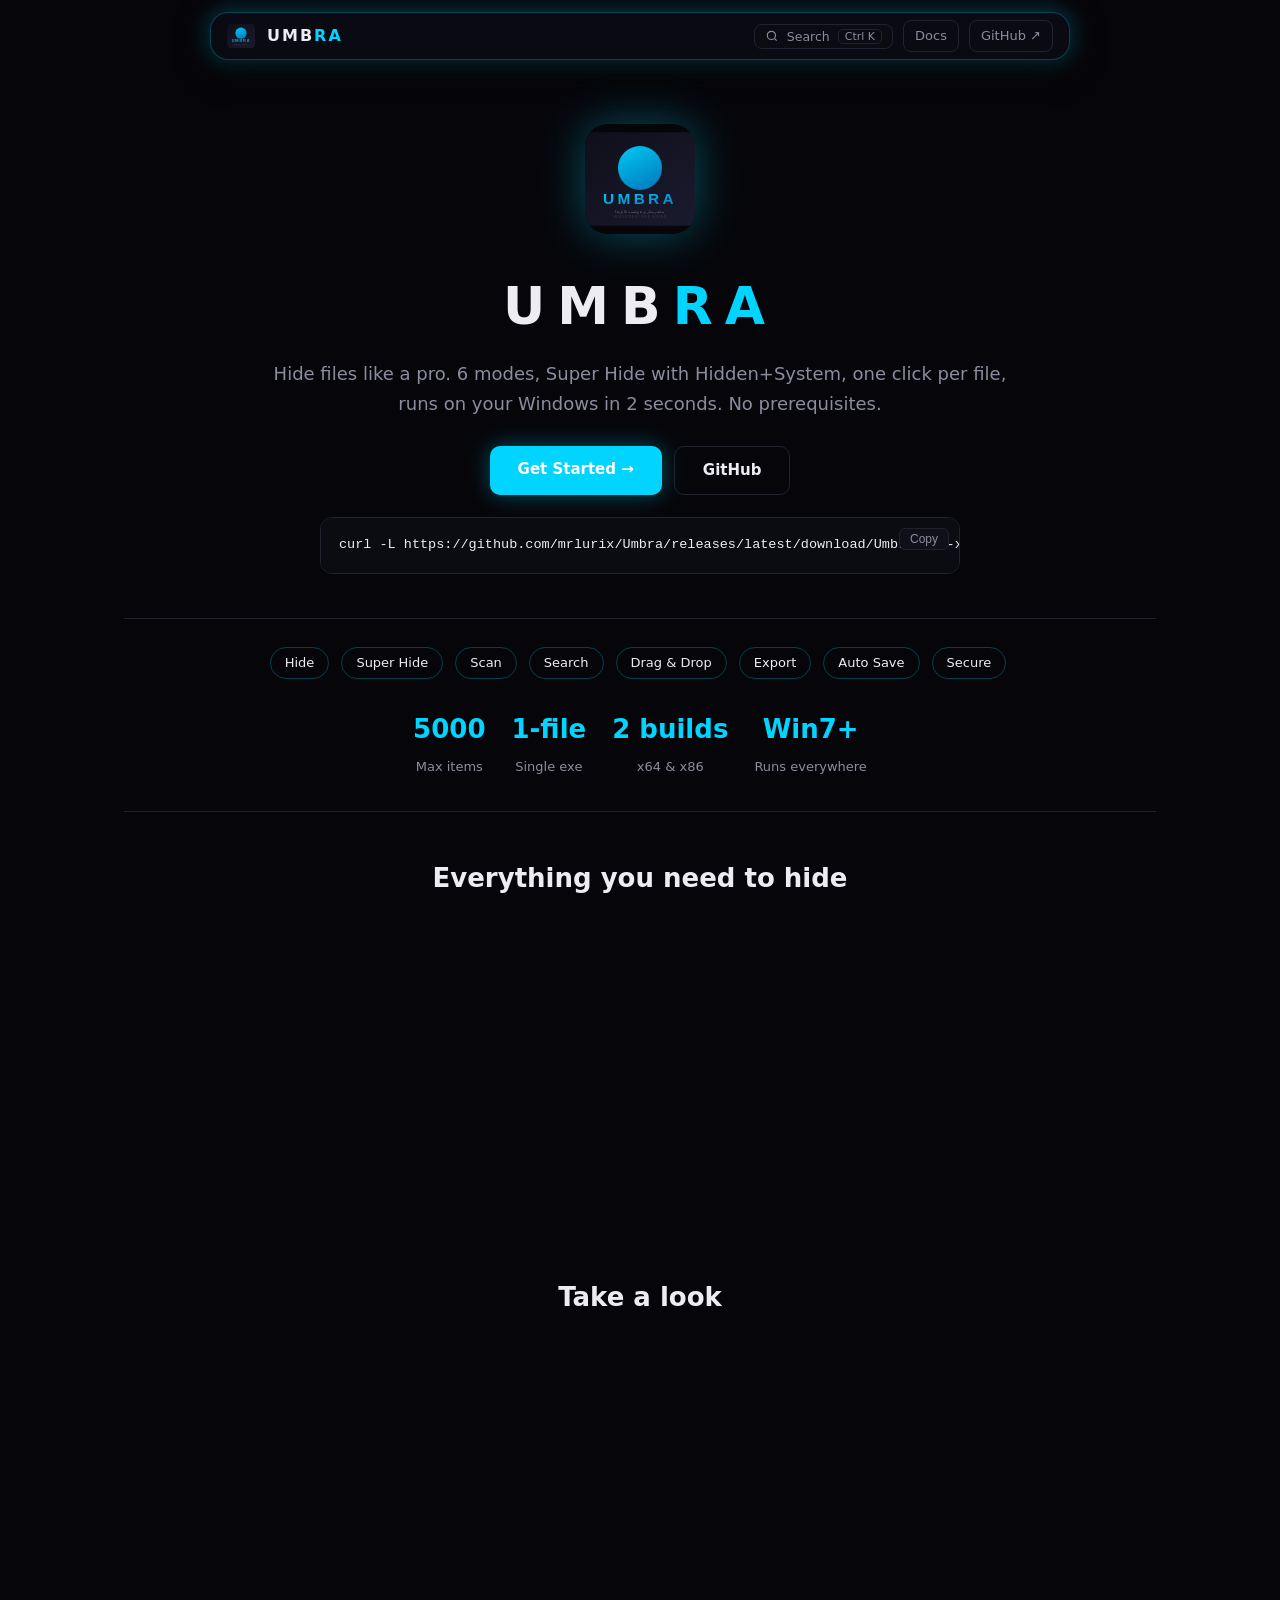
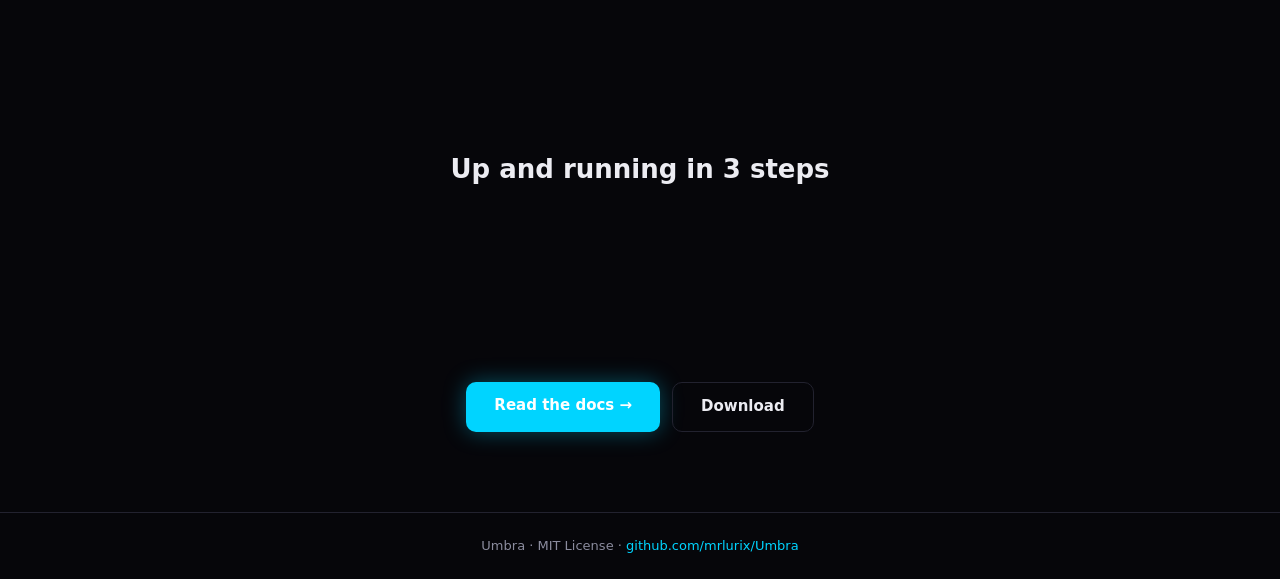
<file: docs/index.html>
<!DOCTYPE html>
<html lang="en">
<head>
<meta charset="UTF-8">
<meta name="viewport" content="width=device-width, initial-scale=1.0">
<meta http-equiv="Content-Security-Policy" content="default-src 'self'; img-src 'self' data:; style-src 'self'; script-src 'self'; object-src 'none'; base-uri 'none'; frame-ancestors 'none'">
<meta name="referrer" content="no-referrer">
<title>Umbra — Smart file hiding for Windows</title>
<meta name="description" content="Umbra — Smart file & folder hiding for Windows. Super Hide with Hidden+System, self-contained single file, no prerequisites.">
<link rel="icon" href="assets/logo.svg">
<link rel="stylesheet" href="assets/style.css?v=3">
</head>
<body>
<header class="topbar">
  <a class="brand" href="index.html"><img src="assets/logo.svg" alt="Umbra"><b>UMB<span>RA</span></b></a>
  <span class="spacer"></span>
  <a class="gh" href="installation.html">Docs</a>
  <a class="gh" href="https://github.com/mrlurix/Umbra" target="_blank" rel="noopener">GitHub ↗</a>
</header>

<main class="landing">
  <!-- HERO -->
  <section class="hero-xl">
    <img src="assets/logo.svg" alt="Umbra logo" style="background:#0A0A0C;border:1px solid #1C1C1F;padding:14px">
    <h1>UMB<span>RA</span></h1>
    <p class="tagline">Hide files like a pro. 6 modes, Super Hide with Hidden+System, one click per file,<br>runs on your Windows in 2 seconds. No prerequisites.</p>
    <div class="cta">
      <a class="btn primary" href="installation.html">Get Started →</a>
      <a class="btn ghost" href="https://github.com/mrlurix/Umbra" target="_blank" rel="noopener">GitHub</a>
    </div>
    <pre class="oneline">curl -L https://github.com/mrlurix/Umbra/releases/latest/download/Umbra-win-x64.exe -o Umbra.exe</pre>
  </section>

  <!-- PROTOCOLS / FEATURES -->
  <section class="band">
    <div class="proto-row">
      <span class="badge">Hide</span><span class="badge">Super Hide</span><span class="badge">Scan</span><span class="badge">Search</span><span class="badge">Drag &amp; Drop</span><span class="badge">Export</span><span class="badge">Auto Save</span><span class="badge">Secure</span>
    </div>
    <div class="stats">
      <div><b>5000</b><span>Max items</span></div>
      <div><b>1-file</b><span>Single exe</span></div>
      <div><b>2 builds</b><span>x64 &amp; x86</span></div>
      <div><b>Win7+</b><span>Runs everywhere</span></div>
    </div>
  </section>

  <!-- FEATURES -->
  <section class="wrap">
    <h2 id="everything-you-need-to-hide">Everything you need to hide</h2>
    <div class="feat-grid">
      <div class="feat"><b>Hide &amp; Unhide</b><p>Instant Hidden attribute toggle. Works for files &amp; folders, even on network drives.</p></div>
      <div class="feat"><b>Super Hide</b><p>Hidden + System — survives Explorer “Show hidden files”, truly invisible.</p></div>
      <div class="feat"><b>Smart Scan</b><p>Finds already-hidden files recursively. Skips junctions, limits to 2000 items.</p></div>
      <div class="feat"><b>Search &amp; Stats</b><p>Live search by name/path with live counters for items / hidden / size.</p></div>
      <div class="feat"><b>Auto Save &amp; Export</b><p>Auto-saved to items.json (atomic). One-click export to Desktop.</p></div>
      <div class="feat"><b>Modern UI</b><p>Dark #0A0A0A, neon accents, animations, toasts and full settings panel.</p></div>
    </div>
  </section>

  <!-- SCREENSHOTS -->
  <section class="wrap">
    <h2 id="take-a-look">Take a look</h2>
    <div class="shots">
      <figure><img src="assets/screenshot.svg" alt="Umbra app" loading="lazy"><figcaption>Main window — dark neon UI</figcaption></figure>
      <figure><img src="assets/screenshot.svg" alt="Umbra settings" loading="lazy" style="object-position: right"><figcaption>Settings panel — stats &amp; actions</figcaption></figure>
    </div>
  </section>

  <!-- HOW IT WORKS -->
  <section class="wrap">
    <h2 id="up-and-running-in-3-steps">Up and running in 3 steps</h2>
    <div class="steps">
      <div class="step"><b>1</b><p>Download the exe and double-click — no install</p></div>
      <div class="step"><b>2</b><p>Add files / folders, pick Hide or Super Hide</p></div>
      <div class="step"><b>3</b><p>Your files are invisible. Use Show to restore</p></div>
    </div>
    <div class="cta">
      <a class="btn primary" href="installation.html">Read the docs →</a>
      <a class="btn ghost" href="https://github.com/mrlurix/Umbra/releases/latest">Download</a>
    </div>
  </section>
</main>

<footer>Umbra · MIT License · <a href="https://github.com/mrlurix/Umbra">github.com/mrlurix/Umbra</a></footer>
<script src="assets/docs.js?v=3"></script>
</body>
</html>
</file>
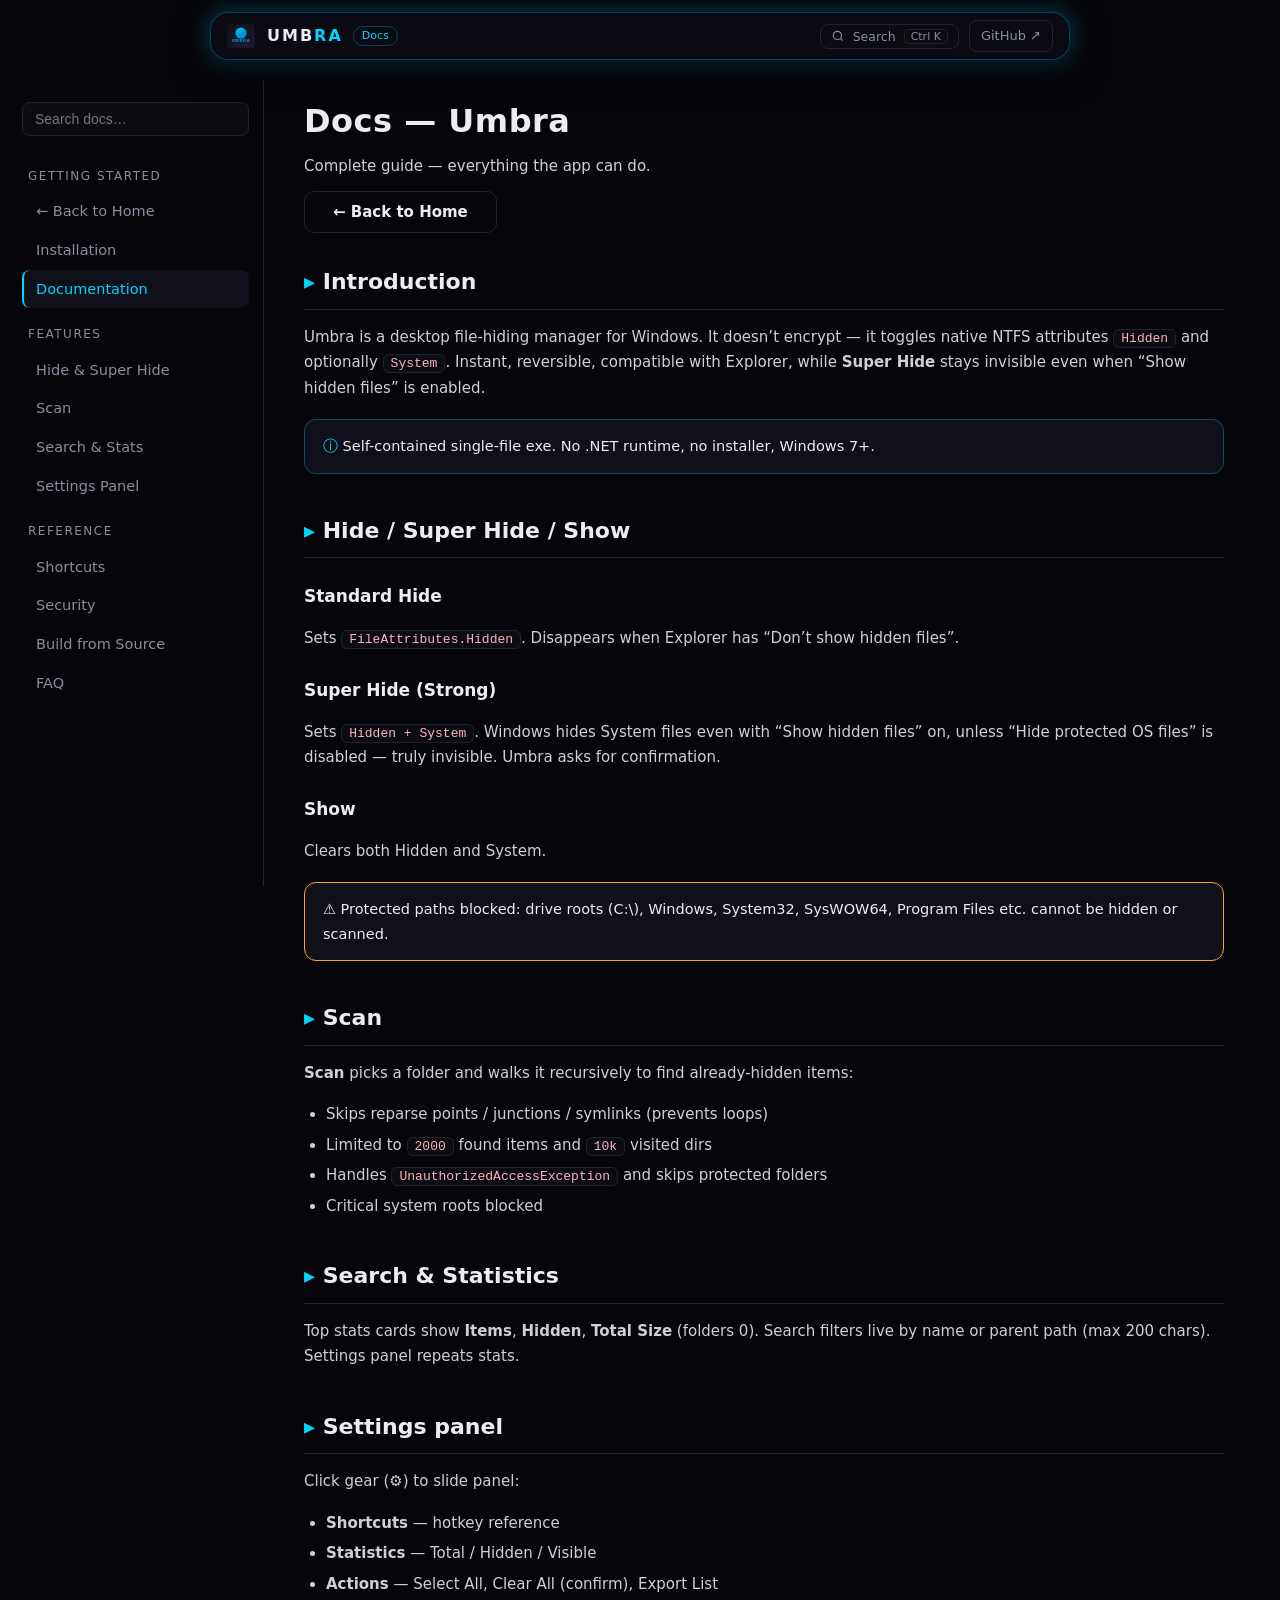
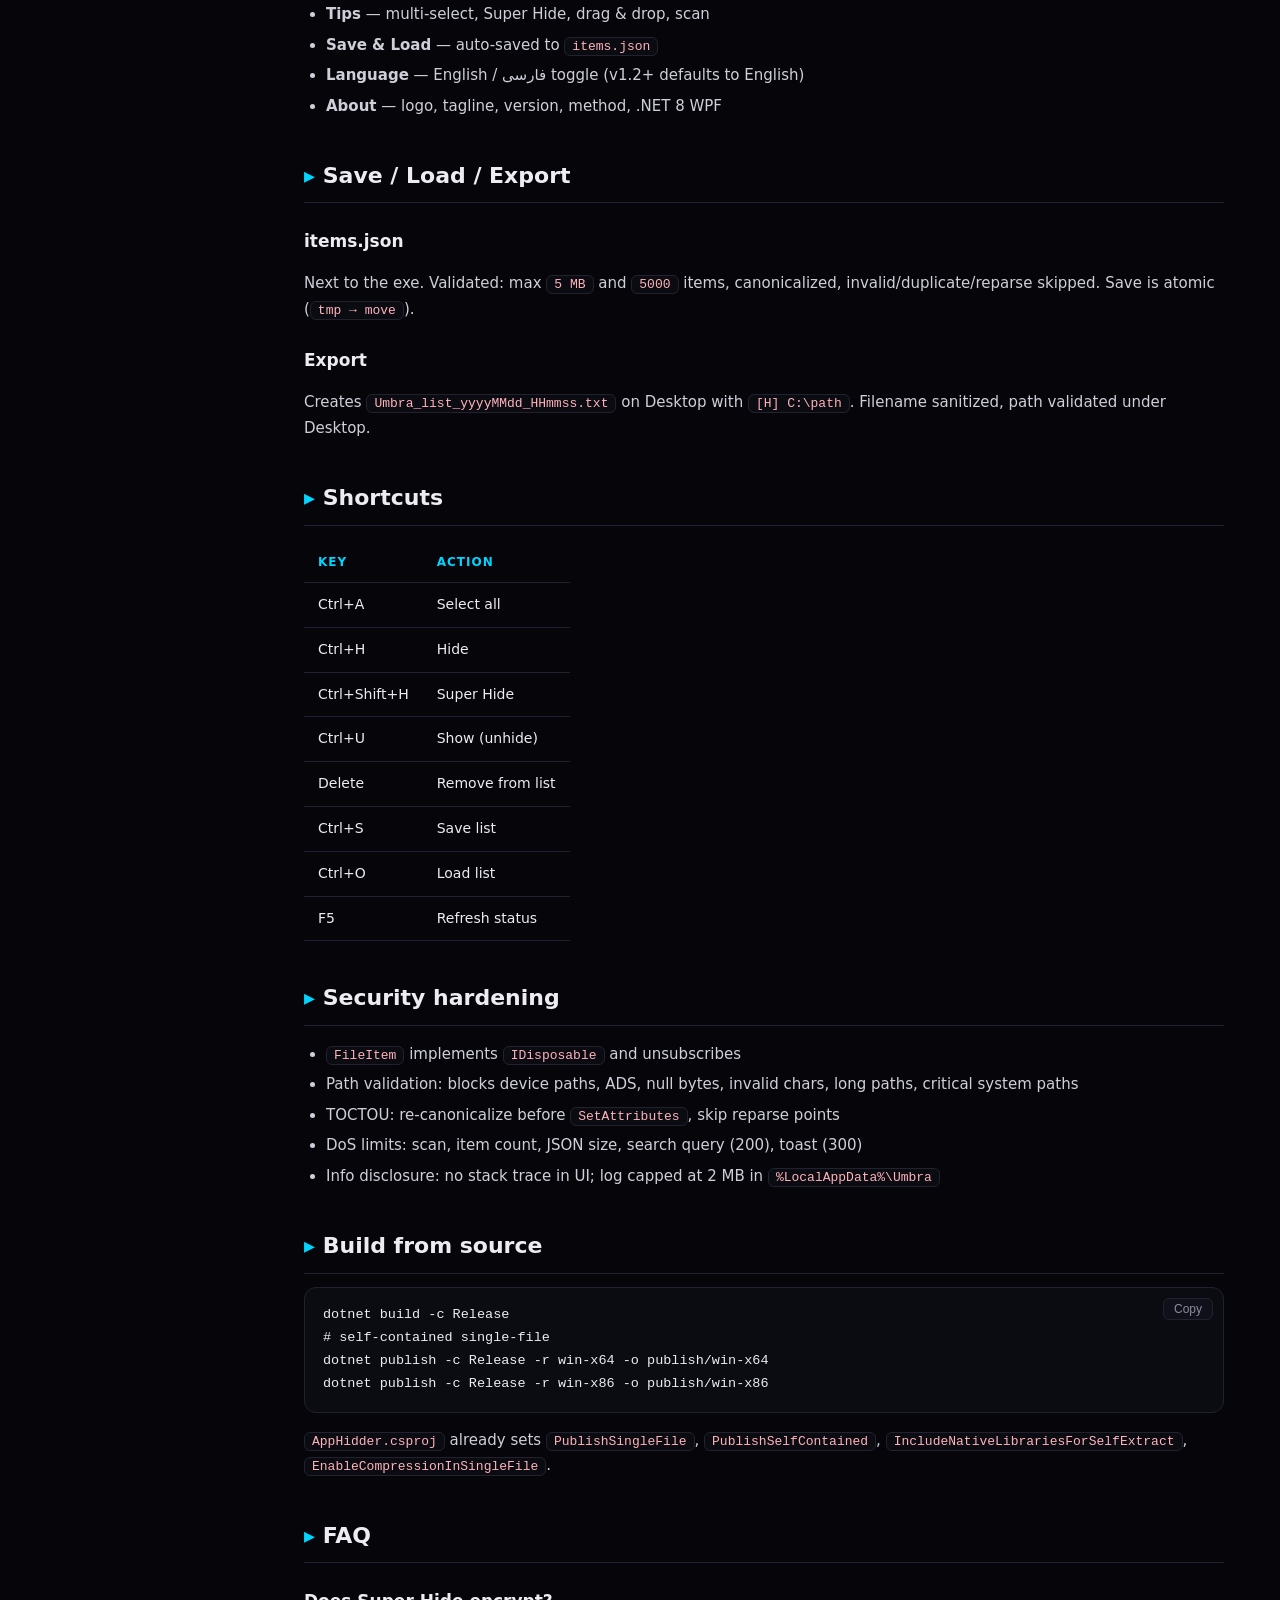
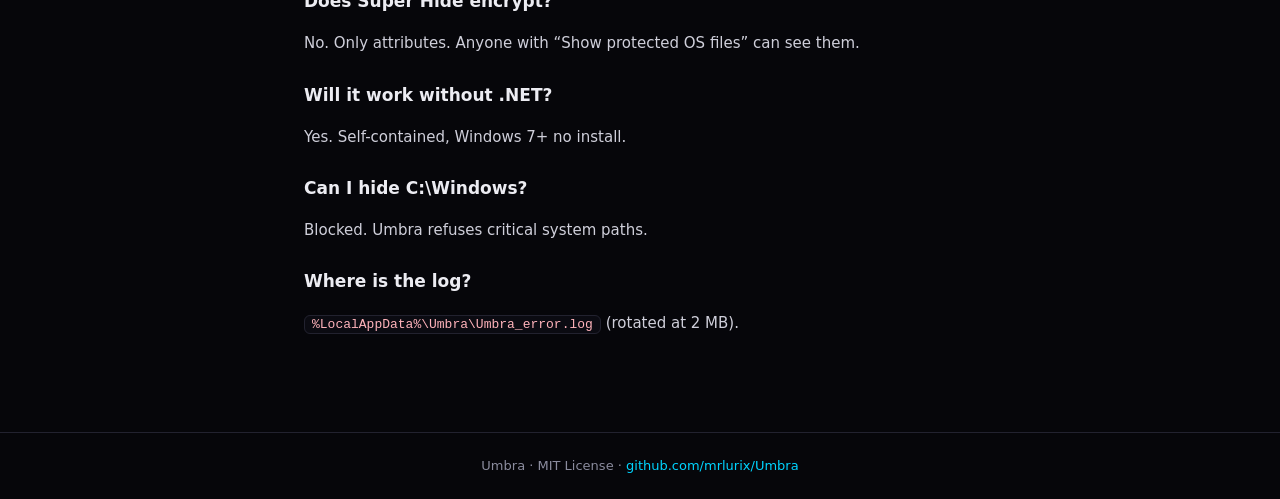
<file: docs/docs.html>
<!DOCTYPE html>
<html lang="en">
<head>
<meta charset="UTF-8">
<meta name="viewport" content="width=device-width, initial-scale=1.0">
<meta http-equiv="Content-Security-Policy" content="default-src 'self'; img-src 'self' data:; style-src 'self'; script-src 'self'; object-src 'none'; base-uri 'none'; frame-ancestors 'none'">
<meta name="referrer" content="no-referrer">
<title>Docs — Umbra</title>
<link rel="icon" href="assets/logo.svg">
<link rel="stylesheet" href="assets/style.css?v=3">
</head>
<body>
<header class="topbar">
  <button id="nav-toggle" aria-label="Menu">☰</button>
  <a class="brand" href="index.html"><img src="assets/logo.svg" alt="Umbra"><b>UMB<span>RA</span></b></a>
  <span class="ver">Docs</span>
  <span class="spacer"></span>
  <a class="gh" href="https://github.com/mrlurix/Umbra" target="_blank" rel="noopener">GitHub ↗</a>
</header>
<div class="layout">
<nav class="sidebar" id="sidebar">
  <input id="nav-search" type="search" placeholder="Search docs…">
  <div class="nav-group">Getting Started</div>
  <a href="index.html">← Back to Home</a>
  <a href="installation.html">Installation</a>
  <a href="docs.html">Documentation</a>
  <div class="nav-group">Features</div>
  <a href="docs.html#hide">Hide &amp; Super Hide</a>
  <a href="docs.html#scan">Scan</a>
  <a href="docs.html#search">Search &amp; Stats</a>
  <a href="docs.html#settings">Settings Panel</a>
  <div class="nav-group">Reference</div>
  <a href="docs.html#shortcuts">Shortcuts</a>
  <a href="docs.html#security">Security</a>
  <a href="docs.html#build">Build from Source</a>
  <a href="docs.html#faq">FAQ</a>
</nav>
<main class="content">

<h1>Docs — Umbra</h1>
<p class="subtitle">Complete guide — everything the app can do.</p>
<p><a href="index.html" class="btn ghost" style="display:inline-flex;align-items:center;gap:6px;padding:6px 12px;border:1px solid var(--border);border-radius:8px;text-decoration:none;color:var(--muted)">← Back to Home</a></p>

<h2 id="intro">Introduction</h2>
<p>Umbra is a desktop file-hiding manager for Windows. It doesn’t encrypt — it toggles native NTFS attributes <code>Hidden</code> and optionally <code>System</code>. Instant, reversible, compatible with Explorer, while <b>Super Hide</b> stays invisible even when “Show hidden files” is enabled.</p>
<div class="callout info">Self-contained single-file exe. No .NET runtime, no installer, Windows 7+.</div>

<h2 id="hide">Hide / Super Hide / Show</h2>
<h3>Standard Hide</h3>
<p>Sets <code>FileAttributes.Hidden</code>. Disappears when Explorer has “Don’t show hidden files”.</p>
<h3>Super Hide (Strong)</h3>
<p>Sets <code>Hidden + System</code>. Windows hides System files even with “Show hidden files” on, unless “Hide protected OS files” is disabled — truly invisible. Umbra asks for confirmation.</p>
<h3>Show</h3>
<p>Clears both Hidden and System.</p>
<div class="callout warn">Protected paths blocked: drive roots (C:\), Windows, System32, SysWOW64, Program Files etc. cannot be hidden or scanned.</div>

<h2 id="scan">Scan</h2>
<p><b>Scan</b> picks a folder and walks it recursively to find already-hidden items:</p>
<ul>
  <li>Skips reparse points / junctions / symlinks (prevents loops)</li>
  <li>Limited to <code>2000</code> found items and <code>10k</code> visited dirs</li>
  <li>Handles <code>UnauthorizedAccessException</code> and skips protected folders</li>
  <li>Critical system roots blocked</li>
</ul>

<h2 id="search">Search &amp; Statistics</h2>
<p>Top stats cards show <b>Items</b>, <b>Hidden</b>, <b>Total Size</b> (folders 0). Search filters live by name or parent path (max 200 chars). Settings panel repeats stats.</p>

<h2 id="settings">Settings panel</h2>
<p>Click gear (⚙) to slide panel:</p>
<ul>
  <li><b>Shortcuts</b> — hotkey reference</li>
  <li><b>Statistics</b> — Total / Hidden / Visible</li>
  <li><b>Actions</b> — Select All, Clear All (confirm), Export List</li>
  <li><b>Tips</b> — multi-select, Super Hide, drag &amp; drop, scan</li>
  <li><b>Save &amp; Load</b> — auto-saved to <code>items.json</code></li>
  <li><b>Language</b> — English / فارسی toggle (v1.2+ defaults to English)</li>
  <li><b>About</b> — logo, tagline, version, method, .NET 8 WPF</li>
</ul>

<h2 id="persist">Save / Load / Export</h2>
<h3>items.json</h3>
<p>Next to the exe. Validated: max <code>5 MB</code> and <code>5000</code> items, canonicalized, invalid/duplicate/reparse skipped. Save is atomic (<code>tmp → move</code>).</p>
<h3>Export</h3>
<p>Creates <code>Umbra_list_yyyyMMdd_HHmmss.txt</code> on Desktop with <code>[H] C:\path</code>. Filename sanitized, path validated under Desktop.</p>

<h2 id="shortcuts">Shortcuts</h2>
<table>
<tr><th>Key</th><th>Action</th></tr>
<tr><td>Ctrl+A</td><td>Select all</td></tr>
<tr><td>Ctrl+H</td><td>Hide</td></tr>
<tr><td>Ctrl+Shift+H</td><td>Super Hide</td></tr>
<tr><td>Ctrl+U</td><td>Show (unhide)</td></tr>
<tr><td>Delete</td><td>Remove from list</td></tr>
<tr><td>Ctrl+S</td><td>Save list</td></tr>
<tr><td>Ctrl+O</td><td>Load list</td></tr>
<tr><td>F5</td><td>Refresh status</td></tr>
</table>

<h2 id="security">Security hardening</h2>
<ul>
  <li><code>FileItem</code> implements <code>IDisposable</code> and unsubscribes</li>
  <li>Path validation: blocks device paths, ADS, null bytes, invalid chars, long paths, critical system paths</li>
  <li>TOCTOU: re-canonicalize before <code>SetAttributes</code>, skip reparse points</li>
  <li>DoS limits: scan, item count, JSON size, search query (200), toast (300)</li>
  <li>Info disclosure: no stack trace in UI; log capped at 2 MB in <code>%LocalAppData%\Umbra</code></li>
</ul>

<h2 id="build">Build from source</h2>
<pre>dotnet build -c Release
# self-contained single-file
dotnet publish -c Release -r win-x64 -o publish/win-x64
dotnet publish -c Release -r win-x86 -o publish/win-x86</pre>
<p><code>AppHidder.csproj</code> already sets <code>PublishSingleFile</code>, <code>PublishSelfContained</code>, <code>IncludeNativeLibrariesForSelfExtract</code>, <code>EnableCompressionInSingleFile</code>.</p>

<h2 id="faq">FAQ</h2>
<h3>Does Super Hide encrypt?</h3>
<p>No. Only attributes. Anyone with “Show protected OS files” can see them.</p>
<h3>Will it work without .NET?</h3>
<p>Yes. Self-contained, Windows 7+ no install.</p>
<h3>Can I hide C:\Windows?</h3>
<p>Blocked. Umbra refuses critical system paths.</p>
<h3>Where is the log?</h3>
<p><code>%LocalAppData%\Umbra\Umbra_error.log</code> (rotated at 2 MB).</p>

</main>
</div>
<footer>Umbra · MIT License · <a href="https://github.com/mrlurix/Umbra">github.com/mrlurix/Umbra</a></footer>
<script src="assets/docs.js?v=3"></script>
</body>
</html>
</file>
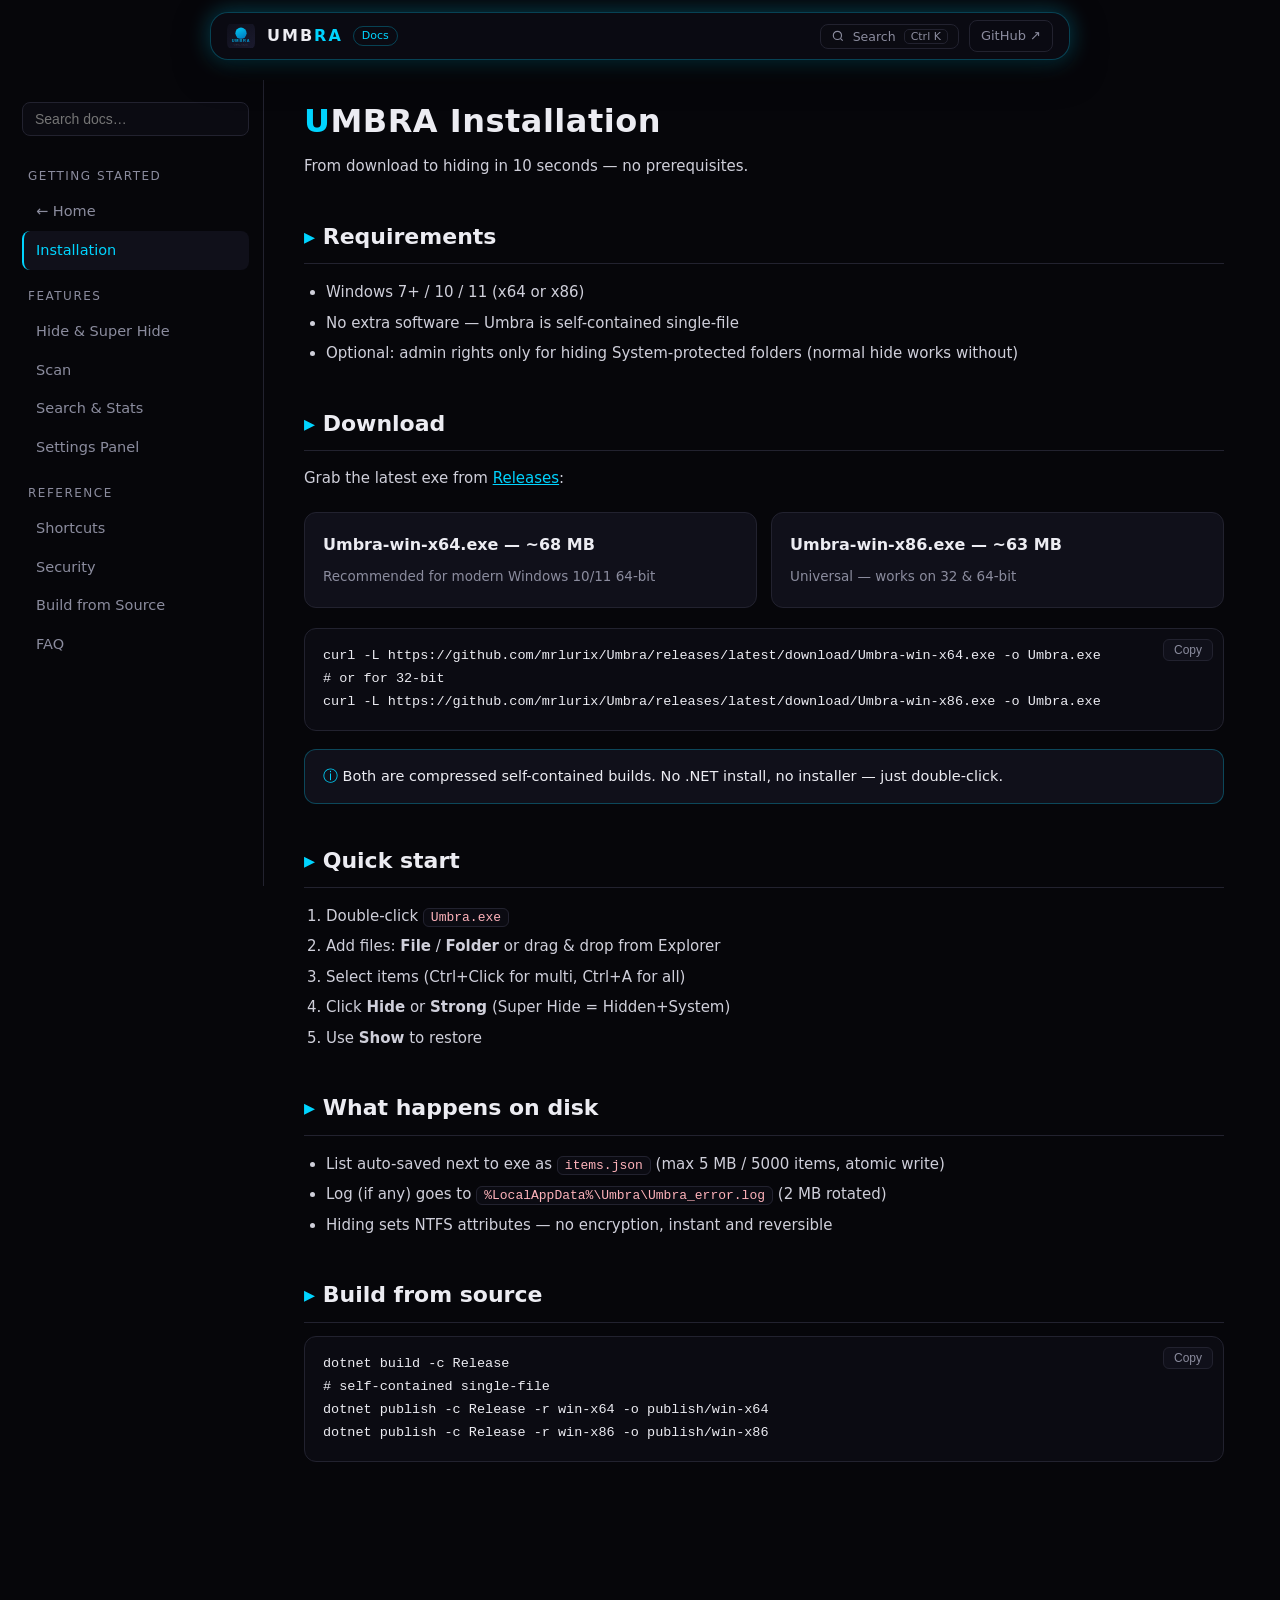
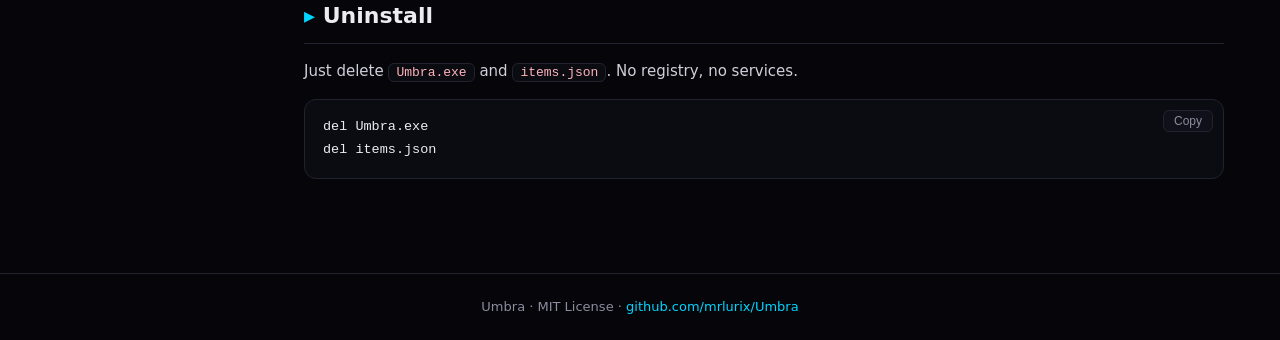
<file: docs/installation.html>
<!DOCTYPE html>
<html lang="en">
<head>
<meta charset="UTF-8">
<meta name="viewport" content="width=device-width, initial-scale=1.0">
<meta http-equiv="Content-Security-Policy" content="default-src 'self'; img-src 'self' data:; style-src 'self'; script-src 'self'; object-src 'none'; base-uri 'none'; frame-ancestors 'none'">
<meta name="referrer" content="no-referrer">
<title>Installation — Umbra Docs</title>
<link rel="icon" href="assets/logo.svg">
<link rel="stylesheet" href="assets/style.css?v=3">
</head>
<body>
<header class="topbar">
  <button id="nav-toggle" aria-label="Menu">☰</button>
  <a class="brand" href="index.html"><img src="assets/logo.svg" alt="Umbra"><b>UMB<span>RA</span></b></a>
  <span class="ver">Docs</span>
  <span class="spacer"></span>
  <a class="gh" href="https://github.com/mrlurix/Umbra" target="_blank" rel="noopener">GitHub ↗</a>
</header>
<div class="layout">
<nav class="sidebar" id="sidebar">
  <input id="nav-search" type="search" placeholder="Search docs…">
  <div class="nav-group">Getting Started</div>
  <a href="index.html">← Home</a>
  <a href="installation.html">Installation</a>
  <div class="nav-group">Features</div>
  <a href="docs.html#hide">Hide &amp; Super Hide</a>
  <a href="docs.html#scan">Scan</a>
  <a href="docs.html#search">Search &amp; Stats</a>
  <a href="docs.html#settings">Settings Panel</a>
  <div class="nav-group">Reference</div>
  <a href="docs.html#shortcuts">Shortcuts</a>
  <a href="docs.html#security">Security</a>
  <a href="docs.html#build">Build from Source</a>
  <a href="docs.html#faq">FAQ</a>
</nav>
<main class="content">

<h1><span class="z">U</span>MBRA Installation</h1>
<p class="subtitle">From download to hiding in 10 seconds — no prerequisites.</p>

<h2 id="requirements">Requirements</h2>
<ul>
  <li>Windows 7+ / 10 / 11 (x64 or x86)</li>
  <li>No extra software — Umbra is self-contained single-file</li>
  <li>Optional: admin rights only for hiding System-protected folders (normal hide works without)</li>
</ul>

<h2 id="download">Download</h2>
<p>Grab the latest exe from <a href="https://github.com/mrlurix/Umbra/releases/latest">Releases</a>:</p>
<div class="cards">
  <a class="card" href="https://github.com/mrlurix/Umbra/releases/latest"><b>Umbra-win-x64.exe — ~68 MB</b><span>Recommended for modern Windows 10/11 64-bit</span></a>
  <a class="card" href="https://github.com/mrlurix/Umbra/releases/latest"><b>Umbra-win-x86.exe — ~63 MB</b><span>Universal — works on 32 &amp; 64-bit</span></a>
</div>
<pre>curl -L https://github.com/mrlurix/Umbra/releases/latest/download/Umbra-win-x64.exe -o Umbra.exe
# or for 32-bit
curl -L https://github.com/mrlurix/Umbra/releases/latest/download/Umbra-win-x86.exe -o Umbra.exe</pre>
<div class="callout info">Both are compressed self-contained builds. No .NET install, no installer — just double-click.</div>

<h2 id="quick-start">Quick start</h2>
<ol>
  <li>Double-click <code>Umbra.exe</code></li>
  <li>Add files: <b>File</b> / <b>Folder</b> or drag &amp; drop from Explorer</li>
  <li>Select items (Ctrl+Click for multi, Ctrl+A for all)</li>
  <li>Click <b>Hide</b> or <b>Strong</b> (Super Hide = Hidden+System)</li>
  <li>Use <b>Show</b> to restore</li>
</ol>

<h2 id="what-happens">What happens on disk</h2>
<ul>
  <li>List auto-saved next to exe as <code>items.json</code> (max 5 MB / 5000 items, atomic write)</li>
  <li>Log (if any) goes to <code>%LocalAppData%\Umbra\Umbra_error.log</code> (2 MB rotated)</li>
  <li>Hiding sets NTFS attributes — no encryption, instant and reversible</li>
</ul>

<h2 id="build-from-source">Build from source</h2>
<pre>dotnet build -c Release
# self-contained single-file
dotnet publish -c Release -r win-x64 -o publish/win-x64
dotnet publish -c Release -r win-x86 -o publish/win-x86</pre>
<div class="callout ok">AppHidder.csproj already sets PublishSingleFile, PublishSelfContained, IncludeNativeLibrariesForSelfExtract and EnableCompressionInSingleFile.</div>

<h2 id="uninstall">Uninstall</h2>
<p>Just delete <code>Umbra.exe</code> and <code>items.json</code>. No registry, no services.</p>
<pre>del Umbra.exe
del items.json</pre>

</main>
</div>
<footer>Umbra · MIT License · <a href="https://github.com/mrlurix/Umbra">github.com/mrlurix/Umbra</a></footer>
<script src="assets/docs.js?v=3"></script>
</body>
</html>
</file>
<file: docs/assets/style.css>
:root {
  --bg: #06060a;
  --card: #10101a;
  --border: #22222f;
  --border-red: rgba(0, 212, 255, .28);
  --red: #00D4FF;
  --red-dark: #0A5A6E;
  --red-glow: rgba(0, 212, 255, .35);
  --text: #ececf2;
  --muted: #8b8c9e;
  --green: #2ecc71;
  --orange: #f5a623;
  --code-bg: #0b0b12;
  --sidebar-w: 264px;
  --radius: 12px;
}

* { box-sizing: border-box; }
html { scroll-behavior: smooth; }
body {
  margin: 0;
  background: var(--bg);
  color: var(--text);
  font-family: "Segoe UI", system-ui, -apple-system, Roboto, Arial, sans-serif;
  line-height: 1.7;
}

/* ---------- header ---------- */
.topbar {
  position: sticky;
  top: 12px;
  z-index: 50;
  display: flex;
  align-items: center;
  gap: 10px;
  width: calc(100% - 44px);
  max-width: 860px;
  margin: 12px auto 0;
  padding: 7px 16px;
  background: rgba(16, 16, 26, .55);
  backdrop-filter: blur(16px) saturate(1.3);
  -webkit-backdrop-filter: blur(16px) saturate(1.3);
  border: 1px solid var(--border-red);
  border-radius: 18px;
  box-shadow: 0 10px 34px rgba(0, 0, 0, .5), 0 0 22px var(--red-glow);
}
.brand { display: flex; align-items: center; gap: 12px; text-decoration: none; color: var(--text); }
.brand img { width: 28px; height: 28px; border-radius: 7px; }
.brand b { font-size: 16px; letter-spacing: 2px; }
.brand b span { color: var(--red); }
.ver {
  font-size: 11px;
  color: var(--red);
  border: 1px solid var(--border-red);
  border-radius: 20px;
  padding: 0 8px;
  white-space: nowrap;
}
.topbar .spacer { flex: 1; }
.topbar a.gh {
  color: var(--muted);
  text-decoration: none;
  font-size: 13px;
  border: 1px solid var(--border);
  padding: 4px 11px;
  border-radius: 8px;
}
.topbar a.gh:hover { color: var(--text); border-color: var(--red); }
#nav-toggle {
  display: none;
  background: none;
  border: 1px solid var(--border);
  color: var(--text);
  border-radius: 8px;
  font-size: 16px;
  padding: 3px 10px;
  cursor: pointer;
}

/* ---------- layout ---------- */
.layout { display: flex; }
.sidebar {
  width: var(--sidebar-w);
  flex-shrink: 0;
  position: fixed;
  left: 0;
  top: 80px;
  height: calc(100vh - 94px);
  overflow-y: auto;
  padding: 22px 14px 40px 22px;
  border-right: 1px solid var(--border);
  background: var(--bg);
}
.sidebar input {
  width: 100%;
  background: var(--code-bg);
  border: 1px solid var(--border);
  color: var(--text);
  border-radius: 8px;
  padding: 8px 12px;
  margin-bottom: 14px;
  font-size: 14px;
}
.sidebar input:focus { outline: none; border-color: var(--red); }
.nav-group { font-size: 12px; text-transform: uppercase; letter-spacing: 1.5px; color: var(--muted); margin: 16px 6px 6px; }
.sidebar a {
  display: block;
  color: var(--muted);
  text-decoration: none;
  font-size: 14.5px;
  padding: 7px 12px;
  border-radius: 8px;
  border-left: 2px solid transparent;
}
.sidebar a:hover { color: var(--text); background: var(--card); }
.sidebar a.active { color: var(--red); background: var(--card); border-left-color: var(--red); }

.content { flex: 1; min-width: 0; max-width: 1000px; margin-left: var(--sidebar-w); padding: 34px 40px 80px; }
.content h1 { font-size: 32px; margin: 0 0 6px; letter-spacing: .5px; }
.content h1 .z { color: var(--red); }
.content h2 { font-size: 22px; margin: 38px 0 10px; padding-bottom: 8px; border-bottom: 1px solid var(--border); }
.content h2::before { content: "▸ "; color: var(--red); }
.content h3 { font-size: 17px; margin: 24px 0 8px; color: var(--text); }
.subtitle { color: var(--muted); margin: 0 0 20px; font-size: 16px; }
.content p, .content li { color: #cfcfda; font-size: 15px; }
.content a { color: var(--red); }
.content ul, .content ol { padding-left: 22px; }
.content li { margin: 5px 0; }

/* ---------- cards / callouts ---------- */
.cards { display: grid; grid-template-columns: repeat(auto-fit, minmax(220px, 1fr)); gap: 14px; margin: 20px 0; }
.card {
  display: block;
  background: var(--card);
  border: 1px solid var(--border);
  border-radius: var(--radius);
  padding: 18px;
  text-decoration: none;
}
.card:hover { border-color: var(--red); box-shadow: 0 0 18px var(--red-glow); }
.card b { display: block; color: var(--text); font-size: 16px; margin-bottom: 4px; }
.card span { color: var(--muted); font-size: 13.5px; }
.callout {
  border-radius: var(--radius);
  padding: 14px 18px;
  margin: 18px 0;
  font-size: 14.5px;
  border: 1px solid var(--border);
  background: var(--card);
}
.callout.warn { border-color: var(--orange); }
.callout.warn::before { content: "⚠ "; }
.callout.info { border-color: var(--border-red); }
.callout.info::before { content: "ⓘ "; color: var(--red); }
.callout.ok { border-color: rgba(46, 204, 113, .4); }
.callout.ok::before { content: "✓ "; color: var(--green); }

/* ---------- code / tables ---------- */
pre {
  background: var(--code-bg);
  border: 1px solid var(--border);
  border-radius: var(--radius);
  padding: 16px 18px;
  overflow-x: auto;
  position: relative;
  font-size: 13.5px;
}
code { font-family: Consolas, "Cascadia Code", monospace; }
p code, li code, td code {
  background: var(--code-bg);
  border: 1px solid var(--border);
  border-radius: 6px;
  padding: 1px 7px;
  font-size: 13px;
  color: #ffb3bb;
}
.copy-btn {
  position: absolute;
  top: 10px;
  right: 10px;
  background: var(--card);
  border: 1px solid var(--border);
  color: var(--muted);
  border-radius: 6px;
  font-size: 12px;
  padding: 3px 10px;
  cursor: pointer;
}
.copy-btn:hover { color: var(--text); border-color: var(--red); }
table { width: 100%; border-collapse: collapse; margin: 16px 0; font-size: 14px; }
th, td { text-align: left; padding: 10px 14px; border-bottom: 1px solid var(--border); }
th { color: var(--red); font-weight: 600; text-transform: uppercase; font-size: 12px; letter-spacing: 1px; }
tr:hover td { background: var(--card); }
.badge {
  display: inline-block;
  font-size: 12px;
  border-radius: 20px;
  padding: 1px 10px;
  border: 1px solid var(--border);
  color: var(--muted);
  margin: 2px 4px 2px 0;
}
.badge.get { color: var(--green); border-color: rgba(46, 204, 113, .4); }
.badge.post { color: var(--orange); border-color: rgba(245, 166, 35, .4); }
.badge.put { color: #5aa9ff; border-color: rgba(90, 169, 255, .4); }
.badge.del { color: var(--red); border-color: var(--border-red); }

.hero {
  text-align: center;
  padding: 50px 20px 30px;
}
.hero img { width: 96px; height: 96px; border-radius: 20px; box-shadow: 0 0 40px var(--red-glow); }
.hero h1 { font-size: 44px; letter-spacing: 10px; margin: 18px 0 6px; }
.hero h1 span { color: var(--red); }
.hero p { color: var(--muted); font-size: 17px; max-width: 640px; margin: 0 auto; }
.cta { display: flex; gap: 12px; justify-content: center; margin: 26px 0 10px; flex-wrap: wrap; }
.btn {
  text-decoration: none;
  padding: 11px 28px;
  border-radius: 10px;
  font-weight: 600;
  font-size: 15px;
}
.btn.primary { background: var(--red); color: #fff !important; box-shadow: 0 0 22px var(--red-glow); }
.btn.primary:hover { background: #33DDFF; }
.btn.ghost { border: 1px solid var(--border); color: var(--text) !important; }
.btn.ghost:hover { border-color: var(--red); }
.stats { display: flex; gap: 26px; justify-content: center; margin: 26px 0 6px; flex-wrap: wrap; }
.stats div { text-align: center; }
.stats b { display: block; font-size: 26px; color: var(--red); }
.stats span { font-size: 13px; color: var(--muted); }

footer {
  border-top: 1px solid var(--border);
  color: var(--muted);
  font-size: 13px;
  text-align: center;
  padding: 22px;
}
footer a { color: var(--red); text-decoration: none; }

/* ---------- landing ---------- */
.landing { max-width: 1080px; margin: 0 auto; padding: 0 24px 70px; }
.hero-xl { text-align: center; padding: 64px 16px 34px; }
.hero-xl img { width: 110px; height: 110px; border-radius: 22px; box-shadow: 0 0 46px var(--red-glow); }
.hero-xl h1 { font-size: 52px; letter-spacing: 12px; margin: 20px 0 8px; }
.hero-xl h1 span { color: var(--red); }
.hero-xl .tagline { color: var(--muted); font-size: 18px; margin: 0 0 6px; }
.oneline { max-width: 640px; margin: 22px auto 0; text-align: left; }
.band { border-top: 1px solid var(--border); border-bottom: 1px solid var(--border); padding: 26px 0; margin: 10px 0 0; }
.proto-row { display: flex; flex-wrap: wrap; gap: 8px; justify-content: center; margin-bottom: 18px; }
.proto-row .badge { font-size: 13px; padding: 4px 14px; color: var(--text); border-color: var(--border-red); }
.wrap { padding: 44px 8px 0; }
.wrap h2 { text-align: center; font-size: 26px; margin: 0 0 24px; }
.wrap h2::before { content: ""; }
.feat-grid { display: grid; grid-template-columns: repeat(auto-fit, minmax(280px, 1fr)); gap: 14px; }
.feat {
  background: var(--card);
  border: 1px solid var(--border);
  border-radius: var(--radius);
  padding: 20px 22px;
}
.feat:hover { border-color: var(--red); }
.feat b { font-size: 16px; }
.feat b::before { content: "▸ "; color: var(--red); }
.feat p { color: var(--muted); font-size: 14px; margin: 6px 0 0; }
.shots { display: grid; grid-template-columns: repeat(auto-fit, minmax(300px, 1fr)); gap: 18px; }
.shots figure { margin: 0; background: var(--card); border: 1px solid var(--border); border-radius: var(--radius); overflow: hidden; }
.shots img { width: 100%; display: block; }
.shots figcaption { padding: 10px 16px; color: var(--muted); font-size: 13.5px; border-top: 1px solid var(--border); }
.steps { display: grid; grid-template-columns: repeat(auto-fit, minmax(220px, 1fr)); gap: 14px; margin-bottom: 30px; }
.step {
  background: var(--card);
  border: 1px solid var(--border);
  border-radius: var(--radius);
  padding: 20px;
  text-align: center;
}
.step b {
  display: inline-block;
  width: 38px; height: 38px; line-height: 38px;
  border-radius: 50%;
  background: var(--red);
  color: #fff;
  font-size: 18px;
  margin-bottom: 10px;
  box-shadow: 0 0 18px var(--red-glow);
}
.step p { color: var(--muted); font-size: 14px; margin: 0; }

/* ---------- responsive ---------- */
@media (max-width: 860px) {
  #nav-toggle { display: block; }
  .hero-xl h1 { font-size: 34px; letter-spacing: 7px; }
  .sidebar {
    display: none;
    top: 80px;
    left: 0;
    background: var(--bg);
    z-index: 40;
    height: calc(100vh - 94px);
    box-shadow: 4px 0 24px rgba(0,0,0,.6);
  }
  .sidebar.open { display: block; }
  .content { padding: 24px 18px 60px; margin-left: 0; max-width: none; }
  .hero h1 { font-size: 32px; letter-spacing: 6px; }
}

/* ---------- search palette (Ctrl+K) ---------- */
.sp-trigger {
  display: flex;
  align-items: center;
  gap: 8px;
  background: var(--code-bg);
  border: 1px solid var(--border);
  color: var(--muted);
  border-radius: 8px;
  padding: 4px 10px;
  font-size: 12.5px;
  cursor: pointer;
  font-family: inherit;
}
.sp-trigger:hover { color: var(--text); border-color: var(--red); }
.sp-trigger kbd {
  font-family: inherit;
  font-size: 11px;
  border: 1px solid var(--border);
  border-radius: 5px;
  padding: 0 6px;
  color: var(--muted);
}
.sp-overlay {
  position: fixed;
  inset: 0;
  z-index: 100;
  background: rgba(3, 3, 6, .72);
  backdrop-filter: blur(4px);
  display: flex;
  justify-content: center;
  align-items: flex-start;
  padding: 12vh 18px 18px;
  opacity: 0;
  transition: opacity .18s ease;
}
.sp-overlay.show { opacity: 1; }
.sp-overlay[hidden] { display: none; }
.sp-modal {
  width: min(620px, 100%);
  max-height: 66vh;
  display: flex;
  flex-direction: column;
  background: var(--card);
  border: 1px solid var(--border-red);
  border-radius: 14px;
  box-shadow: 0 24px 80px rgba(0, 0, 0, .65), 0 0 34px var(--red-glow);
  overflow: hidden;
  transform: translateY(-14px) scale(.98);
  transition: transform .22s cubic-bezier(.2, .9, .3, 1.2);
}
.sp-overlay.show .sp-modal { transform: none; }
.sp-input-row { display: flex; align-items: center; gap: 10px; padding: 14px 16px; border-bottom: 1px solid var(--border); }
.sp-input-row svg { flex-shrink: 0; }
.sp-input-row input {
  flex: 1;
  background: none;
  border: none;
  outline: none;
  color: var(--text);
  font-size: 16px;
  font-family: inherit;
}
.sp-results { overflow-y: auto; padding: 8px; }
.sp-item {
  display: block;
  padding: 10px 12px;
  border-radius: 9px;
  cursor: pointer;
  text-decoration: none;
}
.sp-item.sel, .sp-item:hover { background: rgba(0, 212, 255, .1); }
.sp-item .sp-sec { color: var(--text); font-size: 14.5px; }
.sp-item .sp-page { color: var(--red); font-size: 12px; text-transform: uppercase; letter-spacing: 1px; }
.sp-item .sp-snip { color: var(--muted); font-size: 13px; white-space: nowrap; overflow: hidden; text-overflow: ellipsis; }
.sp-item mark { background: rgba(0, 212, 255, .32); color: #fff; border-radius: 3px; padding: 0 1px; }
.sp-empty { color: var(--muted); text-align: center; padding: 26px; font-size: 14px; }
.sp-foot {
  display: flex;
  gap: 16px;
  padding: 10px 16px;
  border-top: 1px solid var(--border);
  color: var(--muted);
  font-size: 12px;
}
.sp-foot kbd { font-family: inherit; border: 1px solid var(--border); border-radius: 5px; padding: 0 6px; margin-right: 4px; }

/* ---------- scroll animations ---------- */
.reveal { opacity: 0; transform: translateY(22px); transition: opacity .55s ease, transform .55s cubic-bezier(.2, .7, .3, 1); }
.reveal.in { opacity: 1; transform: none; }
.hero-xl img { animation: drop-in .7s cubic-bezier(.2, .9, .3, 1.25) both; }
.hero-xl h1 { animation: rise-in .6s .1s ease both; }
.hero-xl .tagline { animation: rise-in .6s .2s ease both; }
.hero-xl .cta { animation: rise-in .6s .3s ease both; }
.hero-xl .oneline { animation: rise-in .6s .4s ease both; }
@keyframes drop-in { from { opacity: 0; transform: translateY(-26px) scale(.9); } to { opacity: 1; transform: none; } }
@keyframes rise-in { from { opacity: 0; transform: translateY(18px); } to { opacity: 1; transform: none; } }
.card, .feat, .step { transition: transform .25s ease, border-color .25s ease, box-shadow .25s ease; }
.card:hover, .feat:hover { transform: translateY(-3px); }
@media (prefers-reduced-motion: reduce) {
  *, *::before, *::after { animation: none !important; transition: none !important; }
  .reveal { opacity: 1; transform: none; }
}

/* ---------- responsive ---------- */
body { overflow-x: clip; }
table { display: block; width: 100%; overflow-x: auto; }
.sp-foot { flex-wrap: wrap; gap: 8px 16px; }

@media (max-width: 560px) {
  .topbar { gap: 8px; padding: 6px 12px; border-radius: 14px; }
  .brand img { width: 24px; height: 24px; }
  .brand b { font-size: 14px; letter-spacing: 1px; }
  .ver { display: none; }
  .topbar a.gh { font-size: 12px; padding: 3px 8px; }
  .sp-trigger { padding: 4px 8px; }
  .sp-trigger span, .sp-trigger kbd { display: none; }
  .content h1 { font-size: 25px; }
  .content h2 { font-size: 19px; }
  table { font-size: 13px; }
  th, td { padding: 8px 10px; }
  .hero-xl { padding: 44px 8px 24px; }
  .hero-xl h1 { letter-spacing: 5px; }
  .hero-xl .tagline { font-size: 15.5px; }
  .hero-xl .tagline br { display: none; }
  .btn { padding: 10px 20px; font-size: 14px; }
  .sp-modal { max-height: 78vh; }
  .sp-overlay { padding: 8vh 12px 12px; }
}
</file>
